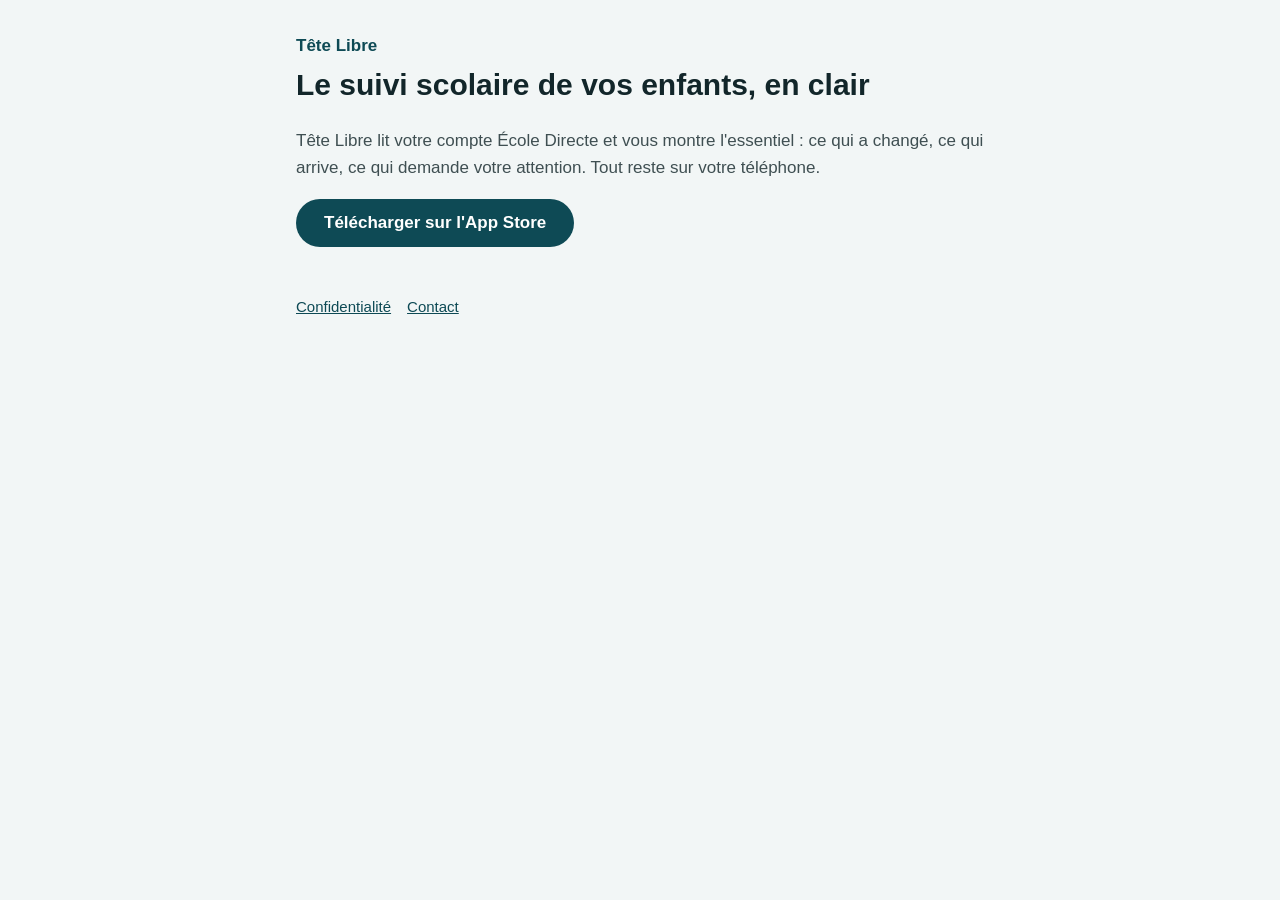
<file: index.html>
<!doctype html>
<html lang="fr">
<head>
<meta charset="utf-8">
<meta name="viewport" content="width=device-width, initial-scale=1">
<title>Tête Libre</title>
<meta name="description" content="Tête Libre : le suivi scolaire de vos enfants, en clair, sans que vos données quittent votre téléphone.">
<link rel="stylesheet" href="style.css">
</head>
<body>
<main>
<header>
  <span class="marque">Tête Libre</span>
  <h1>Le suivi scolaire de vos enfants, en clair</h1>
</header>
<p>Tête Libre lit votre compte École Directe et vous montre l'essentiel : ce qui a changé, ce qui arrive, ce qui demande votre attention. Tout reste sur votre téléphone.</p>
<p><a class="bouton" href="https://apps.apple.com/fr/app/id6834939596">Télécharger sur l'App Store</a></p>
<footer>
  <a href="confidentialite.html">Confidentialité</a><a href="contact.html">Contact</a>
</footer>
</main>
</body>
</html>
</file>
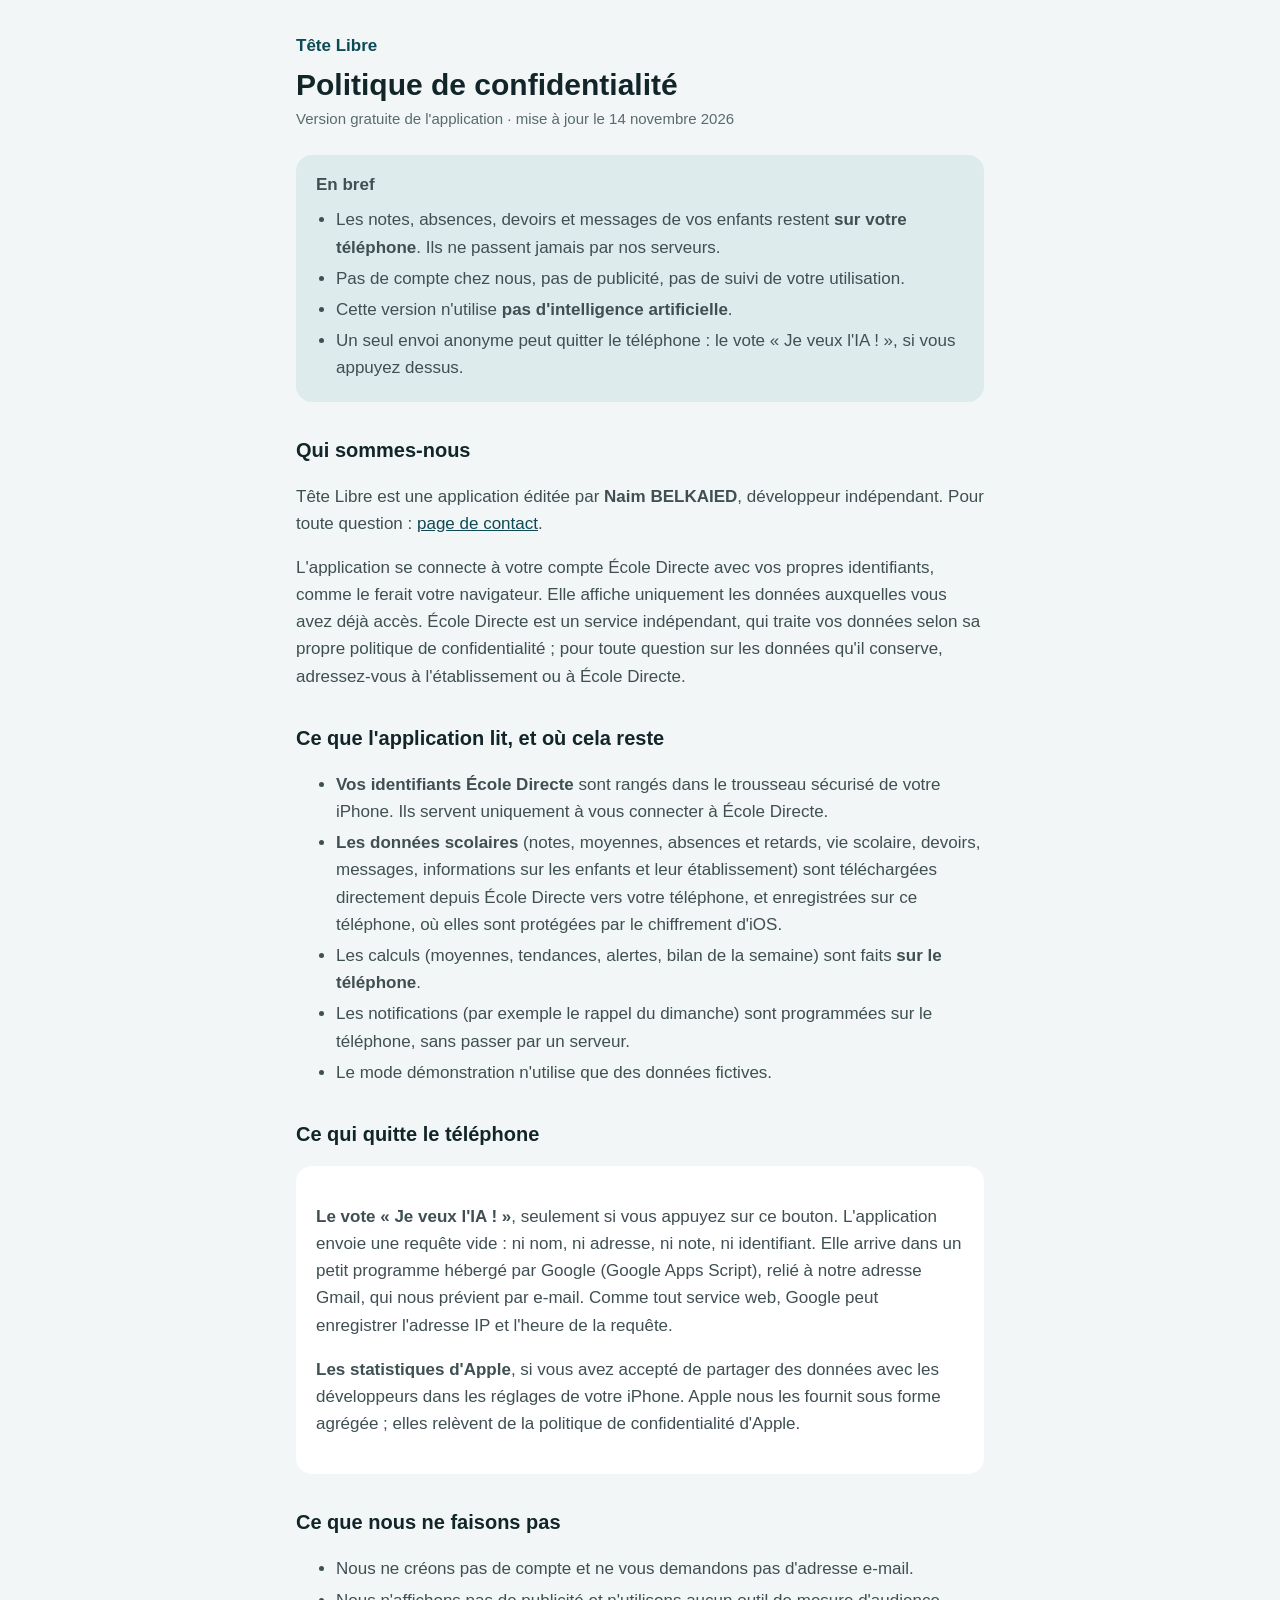
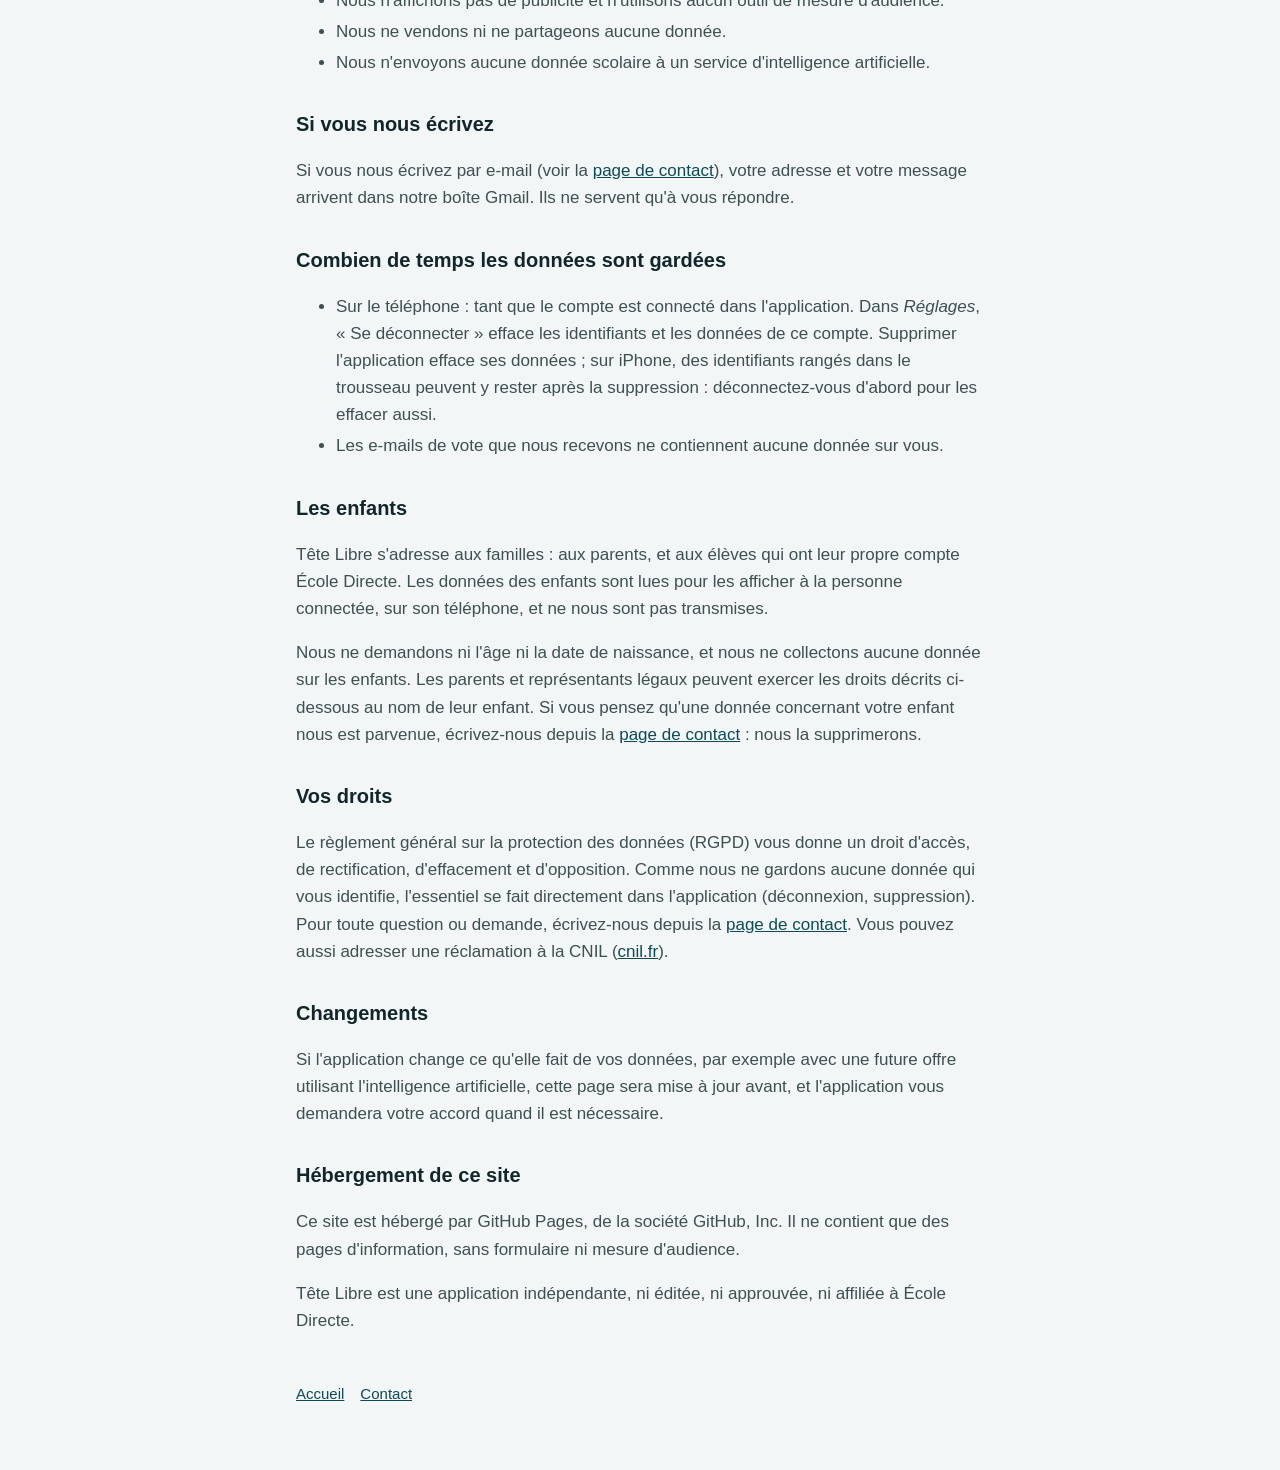
<file: confidentialite.html>
<!doctype html>
<html lang="fr">
<head>
<meta charset="utf-8">
<meta name="viewport" content="width=device-width, initial-scale=1">
<title>Confidentialité · Tête Libre</title>
<meta name="description" content="Ce que fait l'application Tête Libre de vos données : tout reste sur votre téléphone.">
<link rel="stylesheet" href="style.css">
</head>
<body>
<main>
<header>
  <a class="marque" href="./">Tête Libre</a>
  <h1>Politique de confidentialité</h1>
  <p class="date">Version gratuite de l'application · mise à jour le 14 novembre 2026</p>
</header>

<div class="encadre">
  <strong>En bref</strong>
  <ul>
    <li>Les notes, absences, devoirs et messages de vos enfants restent <strong>sur votre téléphone</strong>. Ils ne passent jamais par nos serveurs.</li>
    <li>Pas de compte chez nous, pas de publicité, pas de suivi de votre utilisation.</li>
    <li>Cette version n'utilise <strong>pas d'intelligence artificielle</strong>.</li>
    <li>Un seul envoi anonyme peut quitter le téléphone : le vote « Je veux l'IA ! », si vous appuyez dessus.</li>
  </ul>
</div>

<h2>Qui sommes-nous</h2>
<p>Tête Libre est une application éditée par <strong>Naim BELKAIED</strong>, développeur indépendant. Pour toute question : <a href="contact.html">page de contact</a>.</p>
<p>L'application se connecte à votre compte École Directe avec vos propres identifiants, comme le ferait votre navigateur. Elle affiche uniquement les données auxquelles vous avez déjà accès. École Directe est un service indépendant, qui traite vos données selon sa propre politique de confidentialité ; pour toute question sur les données qu'il conserve, adressez-vous à l'établissement ou à École Directe.</p>

<h2>Ce que l'application lit, et où cela reste</h2>
<ul>
  <li><strong>Vos identifiants École Directe</strong> sont rangés dans le trousseau sécurisé de votre iPhone. Ils servent uniquement à vous connecter à École Directe.</li>
  <li><strong>Les données scolaires</strong> (notes, moyennes, absences et retards, vie scolaire, devoirs, messages, informations sur les enfants et leur établissement) sont téléchargées directement depuis École Directe vers votre téléphone, et enregistrées sur ce téléphone, où elles sont protégées par le chiffrement d'iOS.</li>
  <li>Les calculs (moyennes, tendances, alertes, bilan de la semaine) sont faits <strong>sur le téléphone</strong>.</li>
  <li>Les notifications (par exemple le rappel du dimanche) sont programmées sur le téléphone, sans passer par un serveur.</li>
  <li>Le mode démonstration n'utilise que des données fictives.</li>
</ul>

<h2>Ce qui quitte le téléphone</h2>
<div class="carte">
  <p><strong>Le vote « Je veux l'IA ! »</strong>, seulement si vous appuyez sur ce bouton. L'application envoie une requête vide : ni nom, ni adresse, ni note, ni identifiant. Elle arrive dans un petit programme hébergé par Google (Google Apps Script), relié à notre adresse Gmail, qui nous prévient par e-mail. Comme tout service web, Google peut enregistrer l'adresse IP et l'heure de la requête.</p>
  <p><strong>Les statistiques d'Apple</strong>, si vous avez accepté de partager des données avec les développeurs dans les réglages de votre iPhone. Apple nous les fournit sous forme agrégée ; elles relèvent de la politique de confidentialité d'Apple.</p>
</div>

<h2>Ce que nous ne faisons pas</h2>
<ul>
  <li>Nous ne créons pas de compte et ne vous demandons pas d'adresse e-mail.</li>
  <li>Nous n'affichons pas de publicité et n'utilisons aucun outil de mesure d'audience.</li>
  <li>Nous ne vendons ni ne partageons aucune donnée.</li>
  <li>Nous n'envoyons aucune donnée scolaire à un service d'intelligence artificielle.</li>
</ul>

<h2>Si vous nous écrivez</h2>
<p>Si vous nous écrivez par e-mail (voir la <a href="contact.html">page de contact</a>), votre adresse et votre message arrivent dans notre boîte Gmail. Ils ne servent qu'à vous répondre.</p>

<h2>Combien de temps les données sont gardées</h2>
<ul>
  <li>Sur le téléphone : tant que le compte est connecté dans l'application. Dans <em>Réglages</em>, « Se déconnecter » efface les identifiants et les données de ce compte. Supprimer l'application efface ses données ; sur iPhone, des identifiants rangés dans le trousseau peuvent y rester après la suppression : déconnectez-vous d'abord pour les effacer aussi.</li>
  <li>Les e-mails de vote que nous recevons ne contiennent aucune donnée sur vous.</li>
</ul>

<h2>Les enfants</h2>
<p>Tête Libre s'adresse aux familles : aux parents, et aux élèves qui ont leur propre compte École Directe. Les données des enfants sont lues pour les afficher à la personne connectée, sur son téléphone, et ne nous sont pas transmises.</p>
<p>Nous ne demandons ni l'âge ni la date de naissance, et nous ne collectons aucune donnée sur les enfants. Les parents et représentants légaux peuvent exercer les droits décrits ci-dessous au nom de leur enfant. Si vous pensez qu'une donnée concernant votre enfant nous est parvenue, écrivez-nous depuis la <a href="contact.html">page de contact</a> : nous la supprimerons.</p>

<h2>Vos droits</h2>
<p>Le règlement général sur la protection des données (RGPD) vous donne un droit d'accès, de rectification, d'effacement et d'opposition. Comme nous ne gardons aucune donnée qui vous identifie, l'essentiel se fait directement dans l'application (déconnexion, suppression). Pour toute question ou demande, écrivez-nous depuis la <a href="contact.html">page de contact</a>. Vous pouvez aussi adresser une réclamation à la CNIL (<a href="https://www.cnil.fr">cnil.fr</a>).</p>

<h2>Changements</h2>
<p>Si l'application change ce qu'elle fait de vos données, par exemple avec une future offre utilisant l'intelligence artificielle, cette page sera mise à jour avant, et l'application vous demandera votre accord quand il est nécessaire.</p>

<h2>Hébergement de ce site</h2>
<p>Ce site est hébergé par GitHub Pages, de la société GitHub, Inc. Il ne contient que des pages d'information, sans formulaire ni mesure d'audience.</p>

<p>Tête Libre est une application indépendante, ni éditée, ni approuvée, ni affiliée à École Directe.</p>

<footer>
  <a href="./">Accueil</a><a href="contact.html">Contact</a>
</footer>
</main>
</body>
</html>
</file>
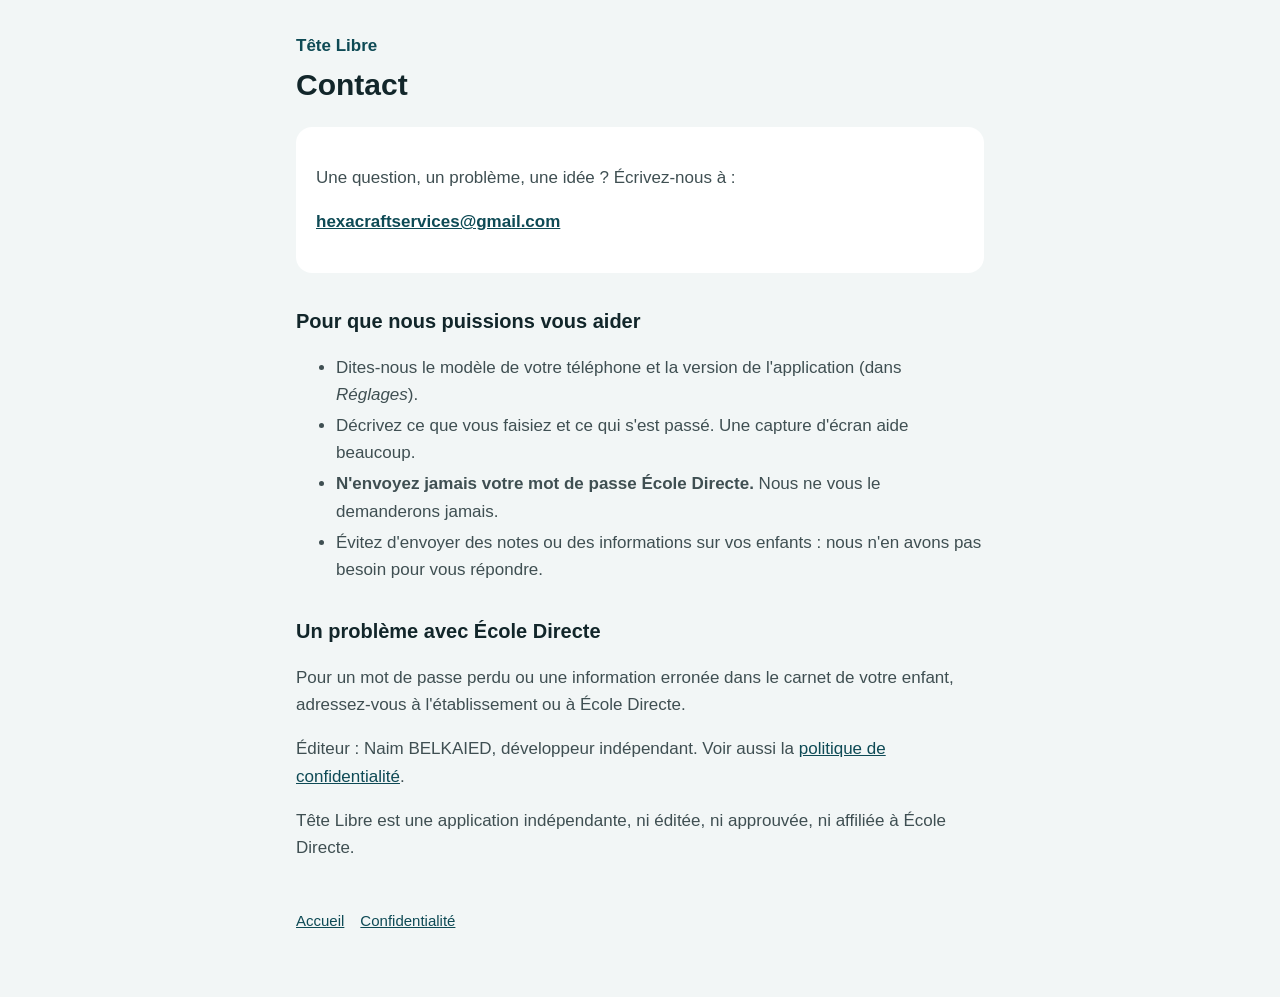
<file: contact.html>
<!doctype html>
<html lang="fr">
<head>
<meta charset="utf-8">
<meta name="viewport" content="width=device-width, initial-scale=1">
<title>Contact · Tête Libre</title>
<meta name="description" content="Écrire à l'équipe de Tête Libre.">
<link rel="stylesheet" href="style.css">
</head>
<body>
<main>
<header>
  <a class="marque" href="./">Tête Libre</a>
  <h1>Contact</h1>
</header>

<div class="carte">
  <p>Une question, un problème, une idée ? Écrivez-nous à :</p>
  <p><strong><a href="mailto:hexacraftservices@gmail.com">hexacraftservices@gmail.com</a></strong></p>
</div>

<h2>Pour que nous puissions vous aider</h2>
<ul>
  <li>Dites-nous le modèle de votre téléphone et la version de l'application (dans <em>Réglages</em>).</li>
  <li>Décrivez ce que vous faisiez et ce qui s'est passé. Une capture d'écran aide beaucoup.</li>
  <li><strong>N'envoyez jamais votre mot de passe École Directe.</strong> Nous ne vous le demanderons jamais.</li>
  <li>Évitez d'envoyer des notes ou des informations sur vos enfants : nous n'en avons pas besoin pour vous répondre.</li>
</ul>

<h2>Un problème avec École Directe</h2>
<p>Pour un mot de passe perdu ou une information erronée dans le carnet de votre enfant, adressez-vous à l'établissement ou à École Directe.</p>

<p>Éditeur : Naim BELKAIED, développeur indépendant. Voir aussi la <a href="confidentialite.html">politique de confidentialité</a>.</p>

<p>Tête Libre est une application indépendante, ni éditée, ni approuvée, ni affiliée à École Directe.</p>

<footer>
  <a href="./">Accueil</a><a href="confidentialite.html">Confidentialité</a>
</footer>
</main>
</body>
</html>
</file>
<file: style.css>
:root {
  --marque: #0e4a55;
  --marque-doux: #ddebec;
  --fond: #f2f6f6;
  --carte: #ffffff;
  --texte: #12262a;
  --corps: #3f4f52;
  --secondaire: #5a6b6e;
  color-scheme: light dark;
}
@media (prefers-color-scheme: dark) {
  :root {
    --marque: #9fd2d8;
    --marque-doux: #17383d;
    --fond: #0c1a1d;
    --carte: #12262a;
    --texte: #eef4f4;
    --corps: #cfdcdd;
    --secondaire: #9fb1b3;
  }
}
* { box-sizing: border-box; }
body {
  margin: 0;
  background: var(--fond);
  color: var(--corps);
  font: 17px/1.6 -apple-system, BlinkMacSystemFont, "Segoe UI", Roboto, sans-serif;
}
main { max-width: 720px; margin: 0 auto; padding: 32px 16px 64px; }
header { margin-bottom: 24px; }
.marque { color: var(--marque); font-weight: 800; text-decoration: none; }
h1 { color: var(--texte); font-size: 30px; line-height: 1.2; margin: 8px 0 4px; }
h2 { color: var(--texte); font-size: 20px; margin: 32px 0 8px; }
.date { color: var(--secondaire); font-size: 15px; margin: 0; }
.encadre {
  background: var(--marque-doux);
  border-radius: 16px;
  padding: 16px 20px;
  margin: 16px 0;
}
.encadre ul { margin: 8px 0 0; padding-left: 20px; }
.carte { background: var(--carte); border-radius: 16px; padding: 20px; margin: 16px 0; }
a { color: var(--marque); }
li { margin: 4px 0; }
footer { margin-top: 48px; color: var(--secondaire); font-size: 15px; }
footer a { margin-right: 16px; }
.bouton {
  display: inline-block;
  min-height: 48px;
  line-height: 48px;
  padding: 0 28px;
  border-radius: 999px;
  background: var(--marque);
  color: var(--carte);
  font-weight: 800;
  text-decoration: none;
}
</file>
